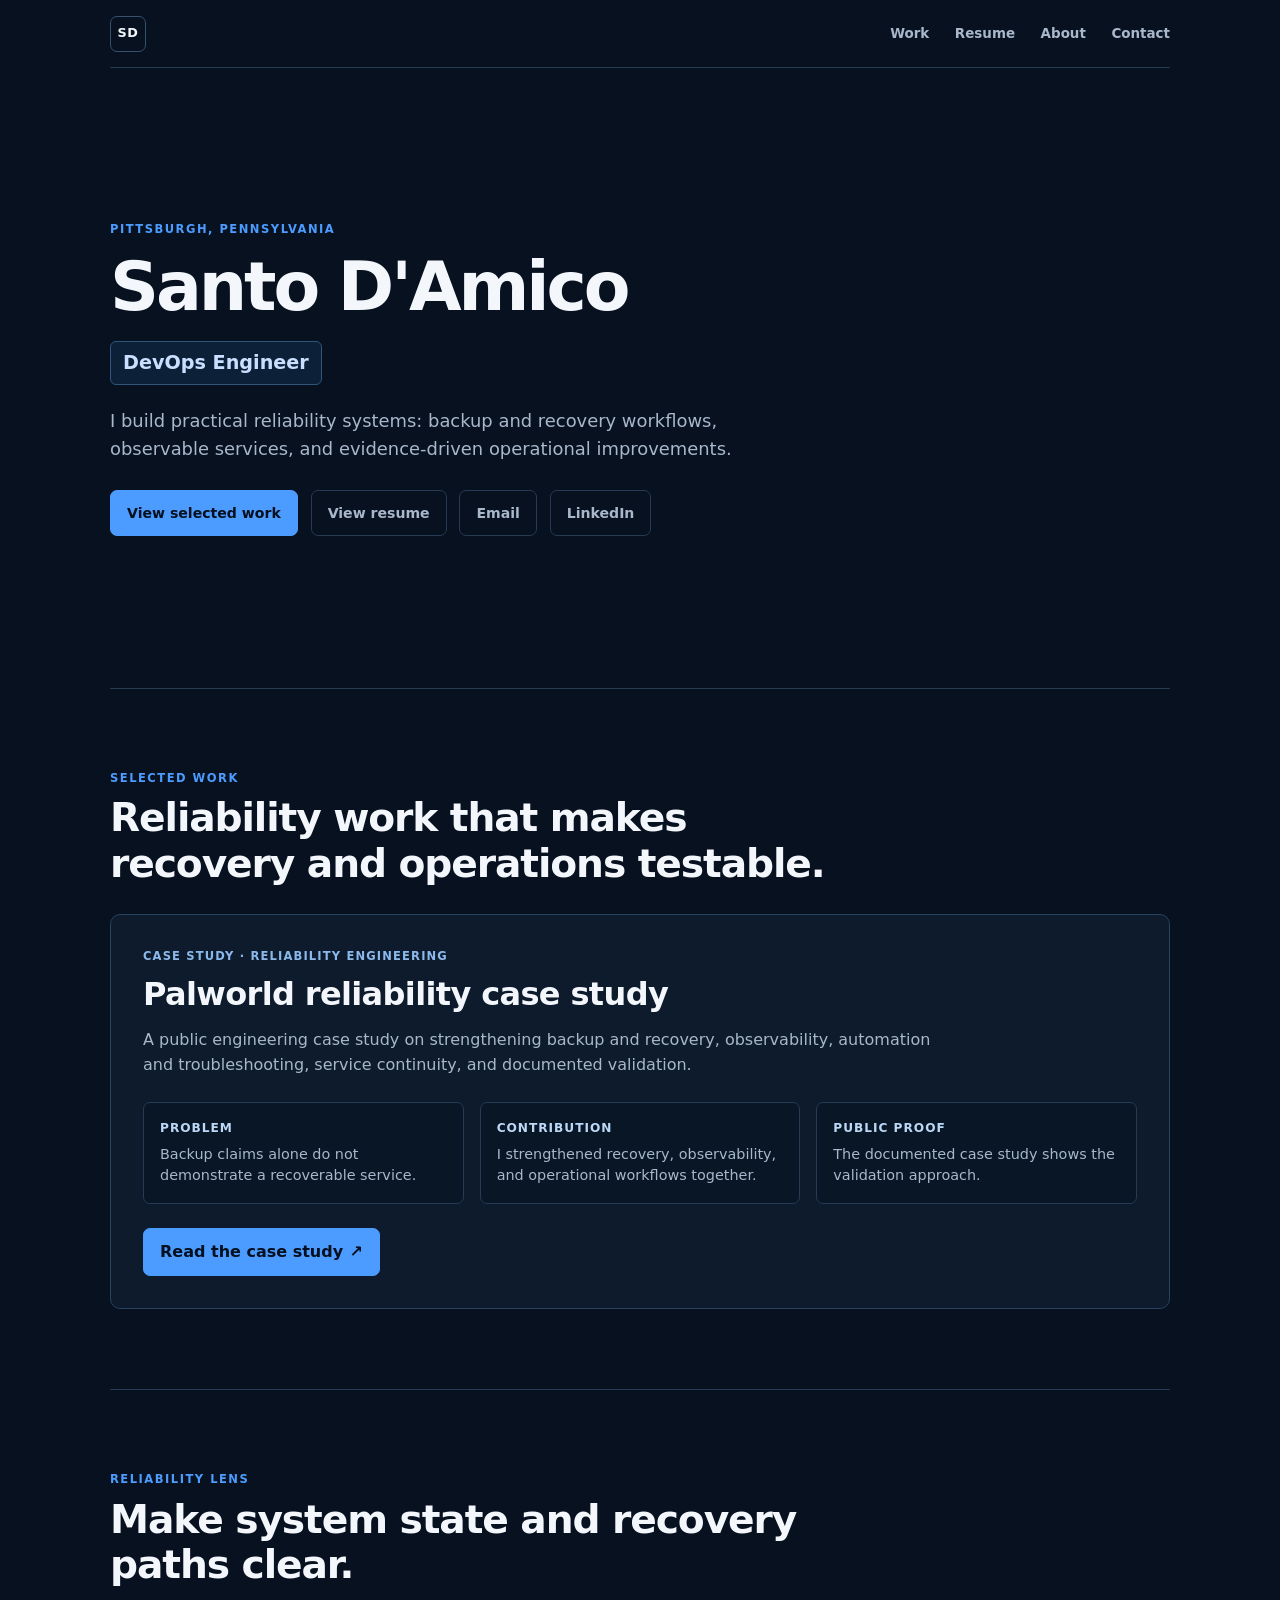
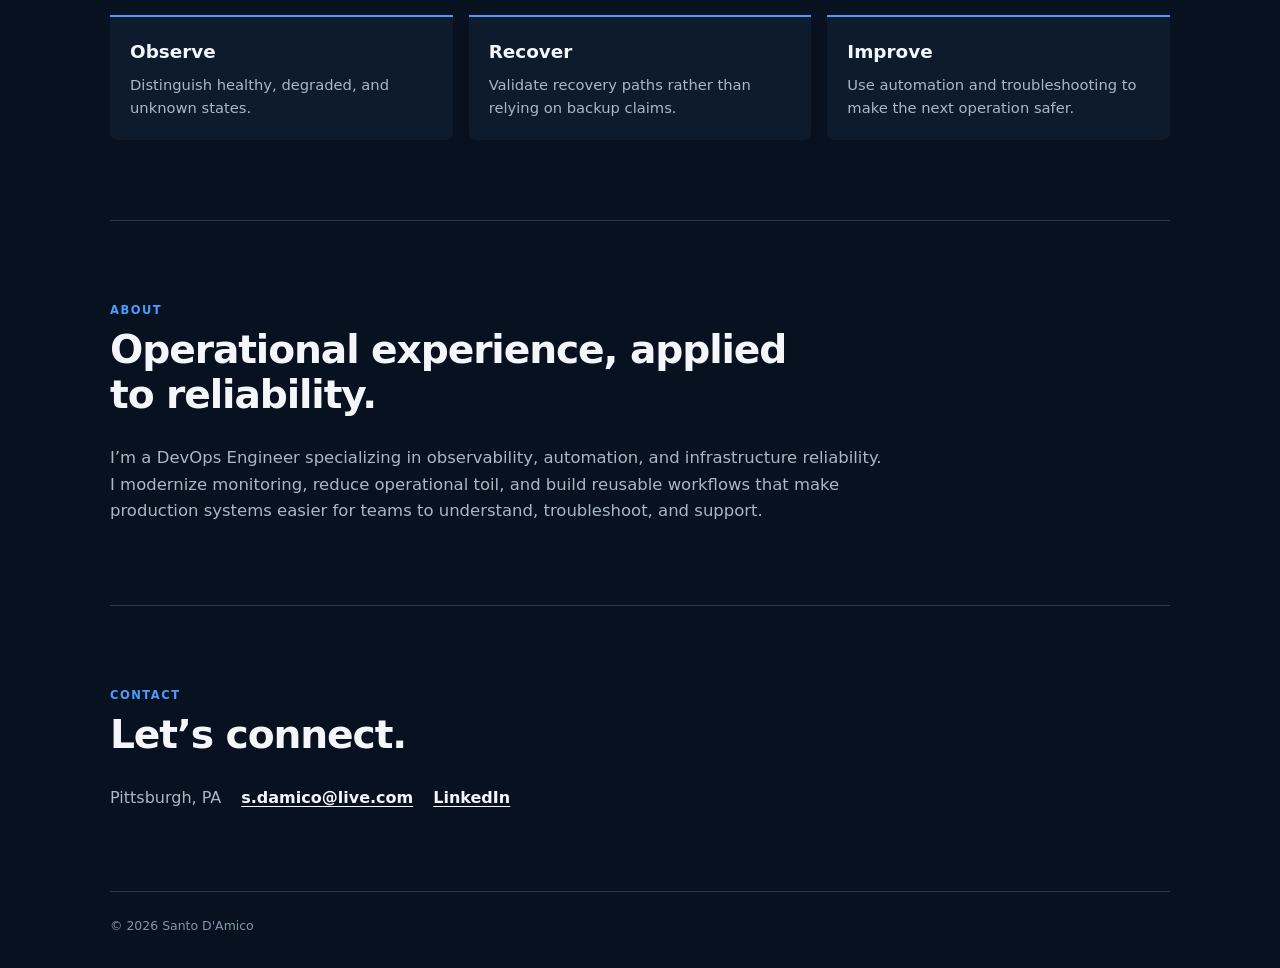
<file: index.html>
<!doctype html>
<html lang="en">
<head>
  <meta charset="utf-8">
  <meta name="viewport" content="width=device-width, initial-scale=1">
  <meta name="description" content="Santo D'Amico — DevOps Engineer specializing in observability, automation, and infrastructure reliability.">
  <title>Santo D'Amico — DevOps Engineer</title>
  <link rel="stylesheet" href="styles.css">
</head>
<body>
  <header class="site-header shell">
    <a class="wordmark" href="#top" aria-label="Santo D'Amico home">SD</a>
    <nav class="site-nav" aria-label="Primary navigation">
      <a href="#work">Work</a>
      <a href="resume.html">Resume</a>
      <a href="#about">About</a>
      <a href="#contact">Contact</a>
    </nav>
  </header>

  <main id="top" class="shell">
    <section class="hero" aria-labelledby="intro-heading">
      <p class="eyebrow">Pittsburgh, Pennsylvania</p>
      <h1 id="intro-heading">Santo D'Amico</h1>
      <p class="role">DevOps Engineer</p>
      <p class="lede">I build practical reliability systems: backup and recovery workflows, observable services, and evidence-driven operational improvements.</p>
      <nav class="hero-actions" aria-label="Featured and professional links">
        <a class="button button-primary" href="#work">View selected work</a>
        <a class="button button-secondary" href="resume.html">View resume</a>
        <a class="button button-secondary" href="mailto:s.damico@live.com">Email</a>
        <a class="button button-secondary" href="https://www.linkedin.com/in/santodamico/">LinkedIn</a>
      </nav>
    </section>

    <section class="section" id="work" aria-labelledby="work-heading">
      <div class="section-heading">
        <p class="eyebrow">Selected work</p>
        <h2 id="work-heading">Reliability work that makes recovery and operations testable.</h2>
      </div>
      <article class="project">
        <p class="project-type">Case study · Reliability engineering</p>
        <h3>Palworld reliability case study</h3>
        <p class="project-summary">A public engineering case study on strengthening backup and recovery, observability, automation and troubleshooting, service continuity, and documented validation.</p>
        <div class="project-points">
          <div>
            <h4>Problem</h4>
            <p>Backup claims alone do not demonstrate a recoverable service.</p>
          </div>
          <div>
            <h4>Contribution</h4>
            <p>I strengthened recovery, observability, and operational workflows together.</p>
          </div>
          <div>
            <h4>Public proof</h4>
            <p>The documented case study shows the validation approach.</p>
          </div>
        </div>
        <a class="project-link" href="https://github.com/ZaenetDev/palworld-reliability-case-study">Read the case study <span aria-hidden="true">↗</span></a>
      </article>
    </section>

    <section class="section" aria-labelledby="reliability-heading">
      <div class="section-heading">
        <p class="eyebrow">Reliability lens</p>
        <h2 id="reliability-heading">Make system state and recovery paths clear.</h2>
      </div>
      <div class="lens-grid">
        <article>
          <h3>Observe</h3>
          <p>Distinguish healthy, degraded, and unknown states.</p>
        </article>
        <article>
          <h3>Recover</h3>
          <p>Validate recovery paths rather than relying on backup claims.</p>
        </article>
        <article>
          <h3>Improve</h3>
          <p>Use automation and troubleshooting to make the next operation safer.</p>
        </article>
      </div>
    </section>

    <section class="section" id="about" aria-labelledby="about-heading">
      <div class="section-heading">
        <p class="eyebrow">About</p>
        <h2 id="about-heading">Operational experience, applied to reliability.</h2>
      </div>
      <p class="about-copy">I’m a DevOps Engineer specializing in observability, automation, and infrastructure reliability. I modernize monitoring, reduce operational toil, and build reusable workflows that make production systems easier for teams to understand, troubleshoot, and support.</p>
    </section>

    <section class="section" id="contact" aria-labelledby="contact-heading">
      <div class="section-heading">
        <p class="eyebrow">Contact</p>
        <h2 id="contact-heading">Let’s connect.</h2>
      </div>
      <address class="contact-row">
        <span>Pittsburgh, PA</span>
        <a href="mailto:s.damico@live.com">s.damico@live.com</a>
        <a href="https://www.linkedin.com/in/santodamico/">LinkedIn</a>
      </address>
    </section>
  </main>

  <footer class="shell">
    <p>© 2026 Santo D'Amico</p>
  </footer>
</body>
</html>
</file>
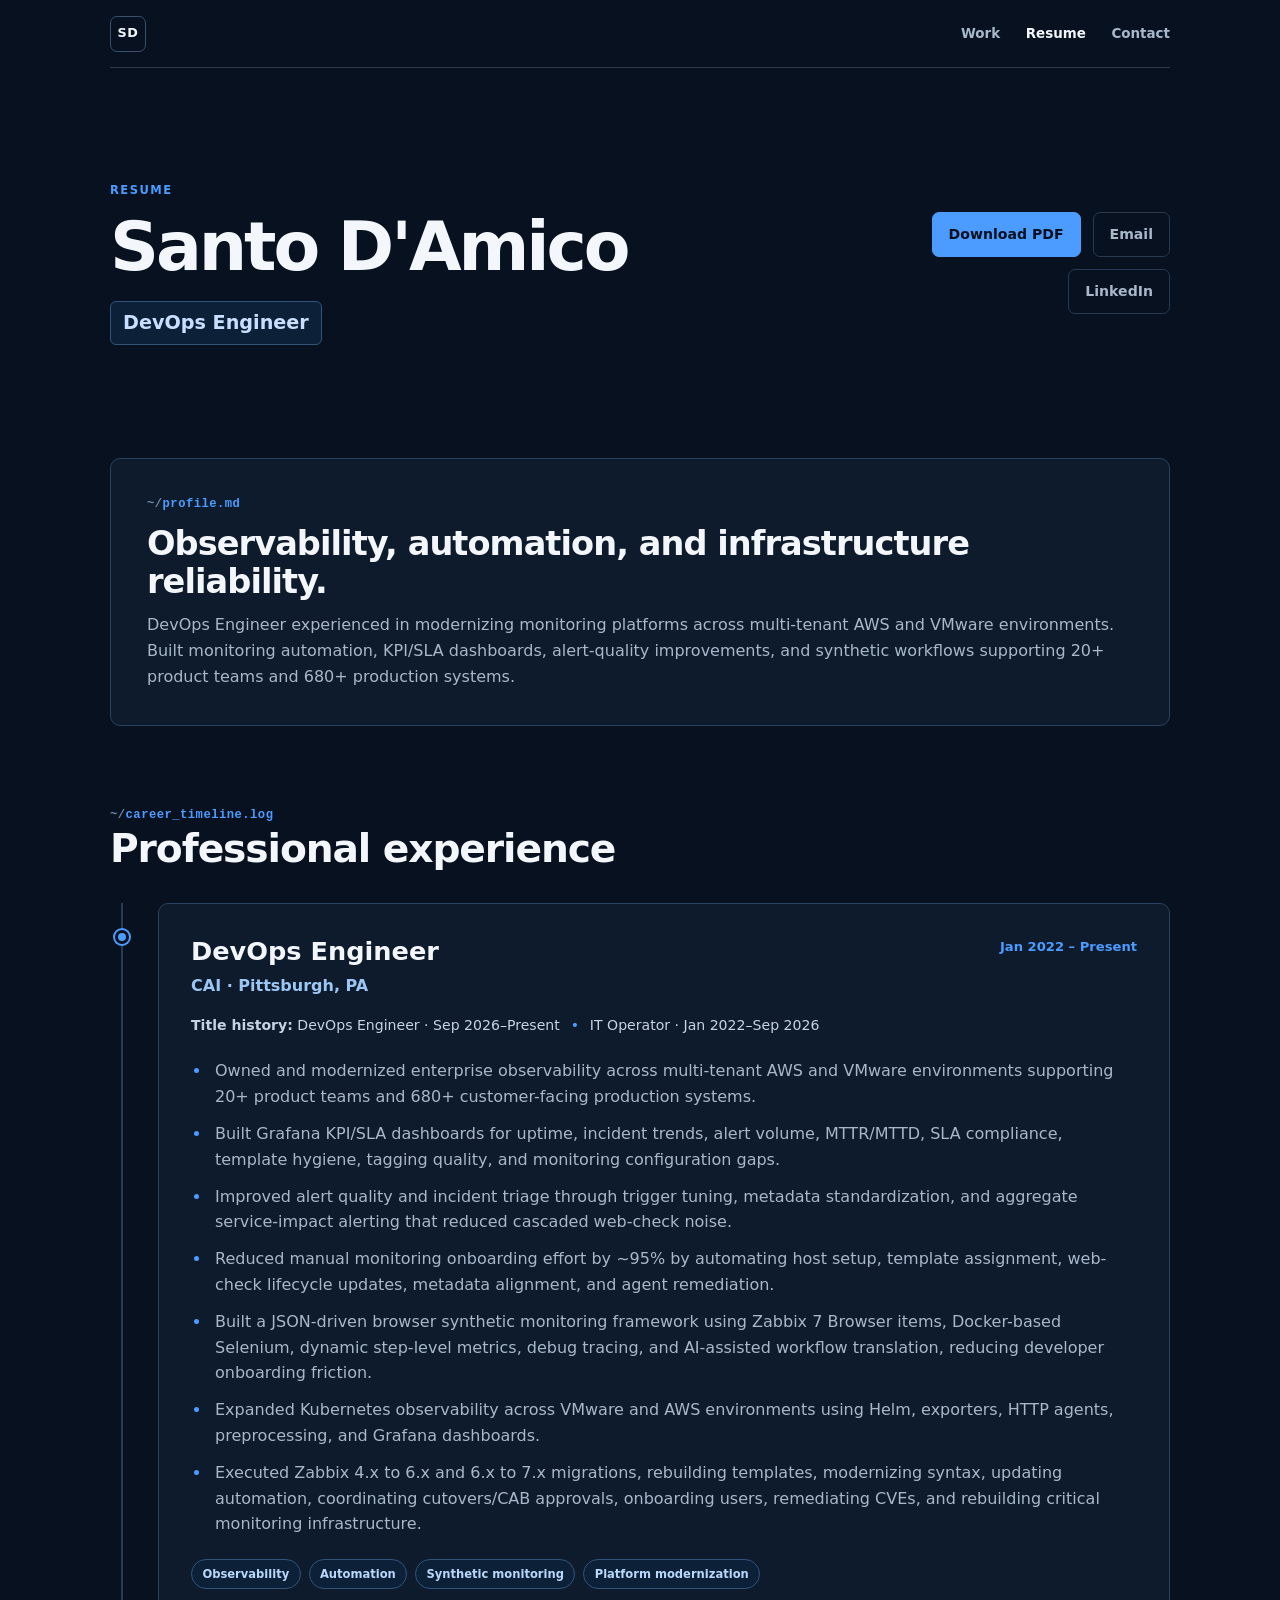
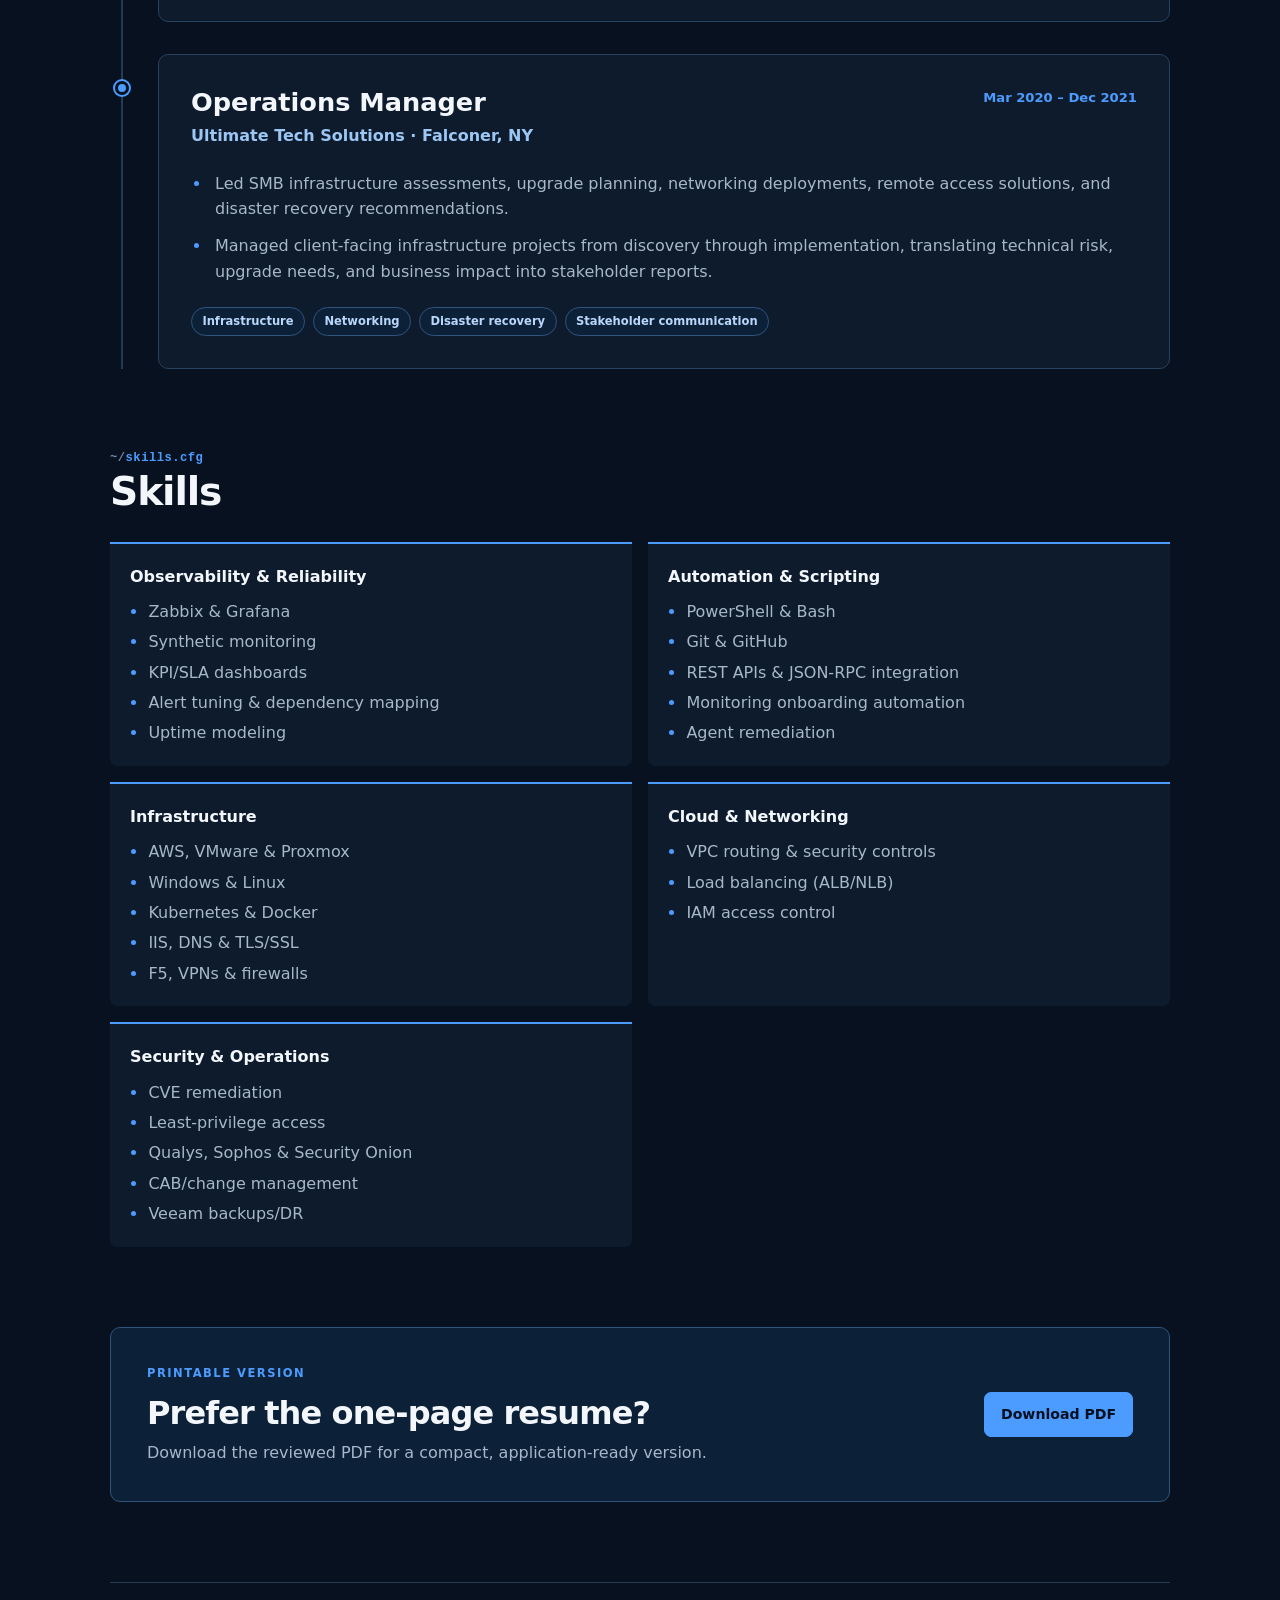
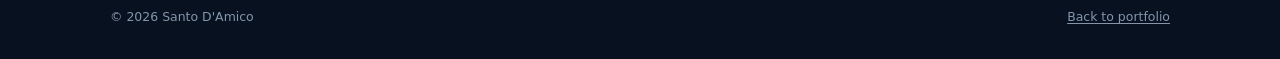
<file: resume.html>
<!doctype html>
<html lang="en">
<head>
  <meta charset="utf-8">
  <meta name="viewport" content="width=device-width, initial-scale=1">
  <meta name="description" content="Resume for Santo D'Amico, a DevOps Engineer specializing in observability, automation, and infrastructure reliability.">
  <title>Resume — Santo D'Amico</title>
  <link rel="stylesheet" href="styles.css">
</head>
<body>
  <header class="site-header shell">
    <a class="wordmark" href="index.html" aria-label="Santo D'Amico home">SD</a>
    <nav class="site-nav" aria-label="Primary navigation">
      <a href="index.html#work">Work</a>
      <a href="resume.html" aria-current="page">Resume</a>
      <a href="index.html#contact">Contact</a>
    </nav>
  </header>

  <main id="top" class="shell resume-page">
    <section class="resume-intro" aria-labelledby="resume-heading">
      <div>
        <p class="eyebrow">Resume</p>
        <h1 id="resume-heading">Santo D'Amico</h1>
        <p class="role">DevOps Engineer</p>
      </div>
      <div class="resume-actions">
        <a class="button button-primary" href="assets/Santo-Damico-Resume.pdf" download>Download PDF</a>
        <a class="button button-secondary" href="mailto:s.damico@live.com">Email</a>
        <a class="button button-secondary" href="https://www.linkedin.com/in/santodamico/">LinkedIn</a>
      </div>
    </section>

    <section class="resume-summary" aria-labelledby="profile-heading">
      <p class="resume-file-label">profile.md</p>
      <h2 id="profile-heading">Observability, automation, and infrastructure reliability.</h2>
      <p>DevOps Engineer experienced in modernizing monitoring platforms across multi-tenant AWS and VMware environments. Built monitoring automation, KPI/SLA dashboards, alert-quality improvements, and synthetic workflows supporting 20+ product teams and 680+ production systems.</p>
    </section>

    <section class="resume-section" aria-labelledby="experience-heading">
      <div class="section-heading">
        <p class="resume-file-label">career_timeline.log</p>
        <h2 id="experience-heading">Professional experience</h2>
      </div>

      <div class="career-timeline">
        <article class="timeline-entry">
          <div class="timeline-marker" aria-hidden="true"></div>
          <div class="timeline-card">
            <div class="timeline-header">
              <div>
                <h3>DevOps Engineer</h3>
                <p class="timeline-company">CAI · Pittsburgh, PA</p>
              </div>
              <p class="timeline-date"><time datetime="2022-01">Jan 2022</time> – Present</p>
            </div>
            <p class="timeline-history"><strong>Title history:</strong> DevOps Engineer · Sep 2026–Present <span aria-hidden="true">•</span> IT Operator · Jan 2022–Sep 2026</p>
            <ul class="achievement-list">
              <li>Owned and modernized enterprise observability across multi-tenant AWS and VMware environments supporting 20+ product teams and 680+ customer-facing production systems.</li>
              <li>Built Grafana KPI/SLA dashboards for uptime, incident trends, alert volume, MTTR/MTTD, SLA compliance, template hygiene, tagging quality, and monitoring configuration gaps.</li>
              <li>Improved alert quality and incident triage through trigger tuning, metadata standardization, and aggregate service-impact alerting that reduced cascaded web-check noise.</li>
              <li>Reduced manual monitoring onboarding effort by ~95% by automating host setup, template assignment, web-check lifecycle updates, metadata alignment, and agent remediation.</li>
              <li>Built a JSON-driven browser synthetic monitoring framework using Zabbix 7 Browser items, Docker-based Selenium, dynamic step-level metrics, debug tracing, and AI-assisted workflow translation, reducing developer onboarding friction.</li>
              <li>Expanded Kubernetes observability across VMware and AWS environments using Helm, exporters, HTTP agents, preprocessing, and Grafana dashboards.</li>
              <li>Executed Zabbix 4.x to 6.x and 6.x to 7.x migrations, rebuilding templates, modernizing syntax, updating automation, coordinating cutovers/CAB approvals, onboarding users, remediating CVEs, and rebuilding critical monitoring infrastructure.</li>
            </ul>
            <div class="timeline-tags" aria-label="Key areas">
              <span>Observability</span>
              <span>Automation</span>
              <span>Synthetic monitoring</span>
              <span>Platform modernization</span>
            </div>
          </div>
        </article>

        <article class="timeline-entry">
          <div class="timeline-marker" aria-hidden="true"></div>
          <div class="timeline-card">
            <div class="timeline-header">
              <div>
                <h3>Operations Manager</h3>
                <p class="timeline-company">Ultimate Tech Solutions · Falconer, NY</p>
              </div>
              <p class="timeline-date"><time datetime="2020-03">Mar 2020</time> – <time datetime="2021-12">Dec 2021</time></p>
            </div>
            <ul class="achievement-list">
              <li>Led SMB infrastructure assessments, upgrade planning, networking deployments, remote access solutions, and disaster recovery recommendations.</li>
              <li>Managed client-facing infrastructure projects from discovery through implementation, translating technical risk, upgrade needs, and business impact into stakeholder reports.</li>
            </ul>
            <div class="timeline-tags" aria-label="Key areas">
              <span>Infrastructure</span>
              <span>Networking</span>
              <span>Disaster recovery</span>
              <span>Stakeholder communication</span>
            </div>
          </div>
        </article>
      </div>
    </section>

    <section class="resume-section" aria-labelledby="skills-heading">
      <div class="section-heading">
        <p class="resume-file-label">skills.cfg</p>
        <h2 id="skills-heading">Skills</h2>
      </div>
      <div class="skills-grid">
        <article>
          <h3>Observability &amp; Reliability</h3>
          <ul>
            <li>Zabbix &amp; Grafana</li>
            <li>Synthetic monitoring</li>
            <li>KPI/SLA dashboards</li>
            <li>Alert tuning &amp; dependency mapping</li>
            <li>Uptime modeling</li>
          </ul>
        </article>
        <article>
          <h3>Automation &amp; Scripting</h3>
          <ul>
            <li>PowerShell &amp; Bash</li>
            <li>Git &amp; GitHub</li>
            <li>REST APIs &amp; JSON-RPC integration</li>
            <li>Monitoring onboarding automation</li>
            <li>Agent remediation</li>
          </ul>
        </article>
        <article>
          <h3>Infrastructure</h3>
          <ul>
            <li>AWS, VMware &amp; Proxmox</li>
            <li>Windows &amp; Linux</li>
            <li>Kubernetes &amp; Docker</li>
            <li>IIS, DNS &amp; TLS/SSL</li>
            <li>F5, VPNs &amp; firewalls</li>
          </ul>
        </article>
        <article>
          <h3>Cloud &amp; Networking</h3>
          <ul>
            <li>VPC routing &amp; security controls</li>
            <li>Load balancing (ALB/NLB)</li>
            <li>IAM access control</li>
          </ul>
        </article>
        <article>
          <h3>Security &amp; Operations</h3>
          <ul>
            <li>CVE remediation</li>
            <li>Least-privilege access</li>
            <li>Qualys, Sophos &amp; Security Onion</li>
            <li>CAB/change management</li>
            <li>Veeam backups/DR</li>
          </ul>
        </article>
      </div>
    </section>

    <section class="resume-download" aria-labelledby="download-heading">
      <div>
        <p class="eyebrow">Printable version</p>
        <h2 id="download-heading">Prefer the one-page resume?</h2>
        <p>Download the reviewed PDF for a compact, application-ready version.</p>
      </div>
      <a class="button button-primary" href="assets/Santo-Damico-Resume.pdf" download>Download PDF</a>
    </section>
  </main>

  <footer class="shell">
    <p>© 2026 Santo D'Amico</p>
    <a href="index.html">Back to portfolio</a>
  </footer>
</body>
</html>
</file>
<file: styles.css>
:root {
  color-scheme: dark;
  --bg: #07111f;
  --surface: #0d1b2d;
  --surface-strong: #12243a;
  --text: #f3f7fc;
  --muted: #a8b7ca;
  --line: #263a53;
  --accent: #4c9cff;
  --accent-hover: #74b3ff;
  --max: 1060px;
  --gutter: clamp(1rem, 4vw, 2rem);
  --radius: 10px;
  --font: Inter, ui-sans-serif, system-ui, -apple-system, BlinkMacSystemFont, "Segoe UI", sans-serif;
}

*, *::before, *::after { box-sizing: border-box; }
html { scroll-behavior: smooth; }
body {
  margin: 0;
  min-width: 320px;
  overflow-x: hidden;
  background: var(--bg);
  color: var(--text);
  font-family: var(--font);
  font-size: 16px;
  line-height: 1.6;
  -webkit-font-smoothing: antialiased;
}
a { color: inherit; text-underline-offset: 0.2em; }
a:hover { color: var(--accent-hover); }
a:focus-visible {
  outline: 3px solid var(--accent);
  outline-offset: 4px;
  border-radius: 3px;
}
p, h1, h2, h3, h4 { overflow-wrap: break-word; }
.shell { width: min(calc(100% - (2 * var(--gutter))), var(--max)); margin-inline: auto; }

.site-header {
  display: flex;
  align-items: center;
  justify-content: space-between;
  gap: 1.5rem;
  min-height: 68px;
  border-bottom: 1px solid var(--line);
}
.wordmark {
  display: inline-grid;
  width: 36px;
  height: 36px;
  place-items: center;
  border: 1px solid #37506e;
  border-radius: 7px;
  color: var(--text);
  font-size: 0.8rem;
  font-weight: 800;
  letter-spacing: 0.05em;
  text-decoration: none;
}
.wordmark:hover { border-color: var(--accent); color: var(--text); }
.site-nav { display: flex; gap: clamp(0.8rem, 3vw, 1.6rem); font-size: 0.84rem; font-weight: 650; }
.site-nav a { color: var(--muted); text-decoration: none; }
.site-nav a:hover { color: var(--text); }
.site-nav a[aria-current="page"] { color: var(--text); }

main { display: block; }
.hero {
  display: grid;
  align-content: center;
  min-height: min(620px, calc(100svh - 68px));
  padding-block: clamp(3.25rem, 8vh, 5.5rem);
}
.eyebrow {
  margin: 0 0 0.8rem;
  color: var(--accent);
  font-size: 0.72rem;
  font-weight: 800;
  letter-spacing: 0.13em;
  text-transform: uppercase;
}
h1 {
  margin: 0;
  font-size: clamp(3.25rem, 7vw, 4.25rem);
  line-height: 1.02;
  letter-spacing: -0.045em;
}
.role {
  display: inline-block;
  width: fit-content;
  max-width: 100%;
  margin: 1.25rem 0 0;
  padding: 0.5rem 0.75rem;
  border: 1px solid #31547c;
  border-radius: 6px;
  background: #0c2038;
  color: #c8dfff;
  font-size: clamp(1rem, 2.2vw, 1.2rem);
  font-weight: 650;
  line-height: 1.35;
}
.lede { max-width: 670px; margin: 1.35rem 0 0; color: var(--muted); font-size: clamp(1rem, 1.8vw, 1.12rem); }
.hero-actions { display: flex; flex-wrap: wrap; align-items: center; gap: 0.8rem; margin-top: 1.65rem; }
.button {
  display: inline-flex;
  min-height: 44px;
  align-items: center;
  justify-content: center;
  padding: 0.65rem 1rem;
  border: 1px solid var(--line);
  border-radius: 7px;
  font-size: 0.88rem;
  font-weight: 750;
  text-decoration: none;
}
.button-primary { border-color: var(--accent); background: var(--accent); color: #04101f; }
.button-primary:hover { border-color: var(--accent-hover); background: var(--accent-hover); color: #04101f; }
.button-secondary { color: var(--muted); }
.button-secondary:hover { border-color: #476482; color: var(--text); }

.section { padding-block: clamp(3.5rem, 7vw, 5rem); border-top: 1px solid var(--line); scroll-margin-top: 1rem; }
.section-heading { max-width: 720px; margin-bottom: 1.75rem; }
.section-heading .eyebrow { margin-bottom: 0.5rem; }
h2 { margin: 0; font-size: clamp(1.75rem, 3.6vw, 2.45rem); line-height: 1.15; letter-spacing: -0.028em; }

.project {
  padding: clamp(1.35rem, 3.5vw, 2rem);
  border: 1px solid #29425f;
  border-radius: var(--radius);
  background: var(--surface);
}
.project-type { margin: 0 0 0.65rem; color: #8cb9ec; font-size: 0.72rem; font-weight: 800; letter-spacing: 0.1em; text-transform: uppercase; }
.project h3 { margin: 0; font-size: clamp(1.45rem, 3vw, 2rem); line-height: 1.2; letter-spacing: -0.02em; }
.project-summary { max-width: 790px; margin: 0.8rem 0 0; color: var(--muted); }
.project-points { display: grid; grid-template-columns: repeat(3, minmax(0, 1fr)); gap: 1rem; margin: 1.5rem 0; }
.project-points div { padding: 1rem; border: 1px solid var(--line); border-radius: 7px; background: #091626; }
.project-points h4 { margin: 0 0 0.35rem; color: #bcd8f7; font-size: 0.76rem; letter-spacing: 0.08em; text-transform: uppercase; }
.project-points p { margin: 0; color: var(--muted); font-size: 0.9rem; line-height: 1.5; }
.project-link {
  display: inline-flex;
  min-height: 44px;
  align-items: center;
  gap: 0.4rem;
  padding: 0.65rem 1rem;
  border: 1px solid var(--accent);
  border-radius: 7px;
  background: var(--accent);
  color: #04101f;
  font-weight: 800;
  text-decoration: none;
}
.project-link:hover { border-color: var(--accent-hover); background: var(--accent-hover); color: #04101f; }
.project-link span { color: inherit; }

.lens-grid { display: grid; grid-template-columns: repeat(3, minmax(0, 1fr)); gap: 1rem; }
.lens-grid article { padding: 1.25rem; border-top: 2px solid var(--accent); border-radius: 0 0 7px 7px; background: var(--surface); }
.lens-grid h3 { margin: 0 0 0.4rem; font-size: 1.15rem; }
.lens-grid p { margin: 0; color: var(--muted); font-size: 0.92rem; }

.about-copy { max-width: 780px; margin: 1rem 0 0; color: var(--muted); font-size: 1.03rem; }
.contact-row { display: flex; flex-wrap: wrap; align-items: center; gap: 0.75rem 1.25rem; margin-top: 1.25rem; font-style: normal; }
.contact-row span { color: var(--muted); }
.contact-row a { font-weight: 700; }

footer { display: flex; justify-content: space-between; gap: 1rem; padding-block: 1.5rem 2rem; border-top: 1px solid var(--line); color: #8495aa; font-size: 0.78rem; }
footer p { margin: 0; }

.resume-page { padding-bottom: clamp(3.5rem, 7vw, 5rem); }
.resume-intro {
  display: flex;
  min-height: 390px;
  align-items: center;
  justify-content: space-between;
  gap: 2rem;
  padding-block: clamp(3.25rem, 8vh, 5rem);
}
.resume-intro h1 { font-size: clamp(2.9rem, 7vw, 4.25rem); }
.resume-actions { display: flex; max-width: 280px; flex-wrap: wrap; justify-content: flex-end; gap: 0.75rem; }
.resume-summary {
  display: grid;
  grid-template-columns: 1fr;
  gap: 0.65rem;
  padding: clamp(1.5rem, 4vw, 2.25rem);
  border: 1px solid #29425f;
  border-radius: var(--radius);
  background: var(--surface);
}
.resume-summary .resume-file-label { grid-row: auto; }
.resume-summary h2 { font-size: clamp(1.55rem, 3vw, 2.1rem); }
.resume-summary > p:last-child { margin: 0; color: var(--muted); }
.resume-file-label {
  margin: 0;
  color: var(--accent);
  font-family: ui-monospace, SFMono-Regular, Menlo, Consolas, monospace;
  font-size: 0.76rem;
  font-weight: 750;
  letter-spacing: 0.04em;
}
.resume-file-label::before { content: "~/"; color: #6f88a6; }
.resume-section { padding-top: clamp(3.5rem, 7vw, 5rem); }
.career-timeline { position: relative; margin-top: 2rem; }
.career-timeline::before {
  position: absolute;
  top: 0;
  bottom: 0;
  left: 11px;
  width: 2px;
  background: var(--line);
  content: "";
}
.timeline-entry { position: relative; padding: 0 0 2rem 3rem; }
.timeline-entry:last-child { padding-bottom: 0; }
.timeline-marker {
  position: absolute;
  top: 1.7rem;
  left: 5px;
  width: 14px;
  height: 14px;
  border: 3px solid var(--bg);
  border-radius: 50%;
  background: var(--accent);
  box-shadow: 0 0 0 2px var(--accent);
}
.timeline-card { padding: clamp(1.3rem, 3.5vw, 2rem); border: 1px solid #29425f; border-radius: var(--radius); background: var(--surface); }
.timeline-header { display: flex; align-items: flex-start; justify-content: space-between; gap: 1rem 2rem; }
.timeline-header h3 { margin: 0; font-size: clamp(1.25rem, 2.6vw, 1.6rem); line-height: 1.25; }
.title-context { color: #c4d4e6; font-weight: 500; }
.timeline-company { margin: 0.3rem 0 0; color: #9cc7f4; font-weight: 650; }
.timeline-date { flex: 0 0 auto; margin: 0; color: var(--accent); font-size: 0.82rem; font-weight: 750; }
.timeline-history { margin: 1rem 0 0; color: #c4d4e6; font-size: 0.88rem; }
.timeline-history span { margin-inline: 0.4rem; color: var(--accent); }
.achievement-list { margin: 1.35rem 0 0; padding-left: 1.25rem; color: var(--muted); }
.achievement-list li { margin-top: 0.72rem; padding-left: 0.25rem; }
.achievement-list li::marker { color: var(--accent); }
.timeline-tags { display: flex; flex-wrap: wrap; gap: 0.5rem; margin-top: 1.4rem; }
.timeline-tags span {
  padding: 0.28rem 0.65rem;
  border: 1px solid #31547c;
  border-radius: 999px;
  background: #0c2038;
  color: #b8d7fb;
  font-size: 0.72rem;
  font-weight: 700;
}
.skills-grid { display: grid; grid-template-columns: repeat(2, minmax(0, 1fr)); gap: 1rem; }
.skills-grid article { padding: 1.25rem; border-top: 2px solid var(--accent); border-radius: 0 0 7px 7px; background: var(--surface); }
.skills-grid h3 { margin: 0 0 0.6rem; font-size: 1rem; }
.skills-grid ul { margin: 0; padding-left: 1.15rem; color: var(--muted); }
.skills-grid li { margin-top: 0.3rem; }
.skills-grid li::marker { color: var(--accent); }
.resume-download {
  display: flex;
  align-items: center;
  justify-content: space-between;
  gap: 2rem;
  margin-top: clamp(3.5rem, 7vw, 5rem);
  padding: clamp(1.5rem, 4vw, 2.25rem);
  border: 1px solid #31547c;
  border-radius: var(--radius);
  background: #0c2038;
}
.resume-download h2 { font-size: clamp(1.5rem, 3vw, 2rem); }
.resume-download p:not(.eyebrow) { margin: 0.5rem 0 0; color: var(--muted); }
.resume-download .button { flex: 0 0 auto; }

@media (max-width: 700px) {
  .hero { min-height: auto; max-height: none; padding-block: 4rem; }
  .project-points, .lens-grid { grid-template-columns: 1fr; }
  .project-points { gap: 0.75rem; }
  .resume-intro { min-height: auto; align-items: flex-start; flex-direction: column; }
  .resume-actions { max-width: none; justify-content: flex-start; }
  .resume-summary { grid-template-columns: 1fr; }
  .resume-summary .resume-file-label { grid-row: auto; }
  .timeline-header { flex-direction: column; }
  .skills-grid { grid-template-columns: 1fr; }
  .resume-download { align-items: flex-start; flex-direction: column; }
}
@media (max-width: 420px) {
  .site-header { gap: 0.75rem; }
  .site-nav { gap: 0.75rem; font-size: 0.78rem; }
  h1 { font-size: clamp(2.7rem, 15vw, 3.25rem); }
  .hero-actions { align-items: stretch; flex-direction: column; }
  .button { width: 100%; }
  .resume-actions { width: 100%; }
  .timeline-entry { padding-left: 2.25rem; }
  footer { align-items: flex-start; flex-direction: column; }
}
@media (prefers-reduced-motion: reduce) { html { scroll-behavior: auto; } }
</file>
